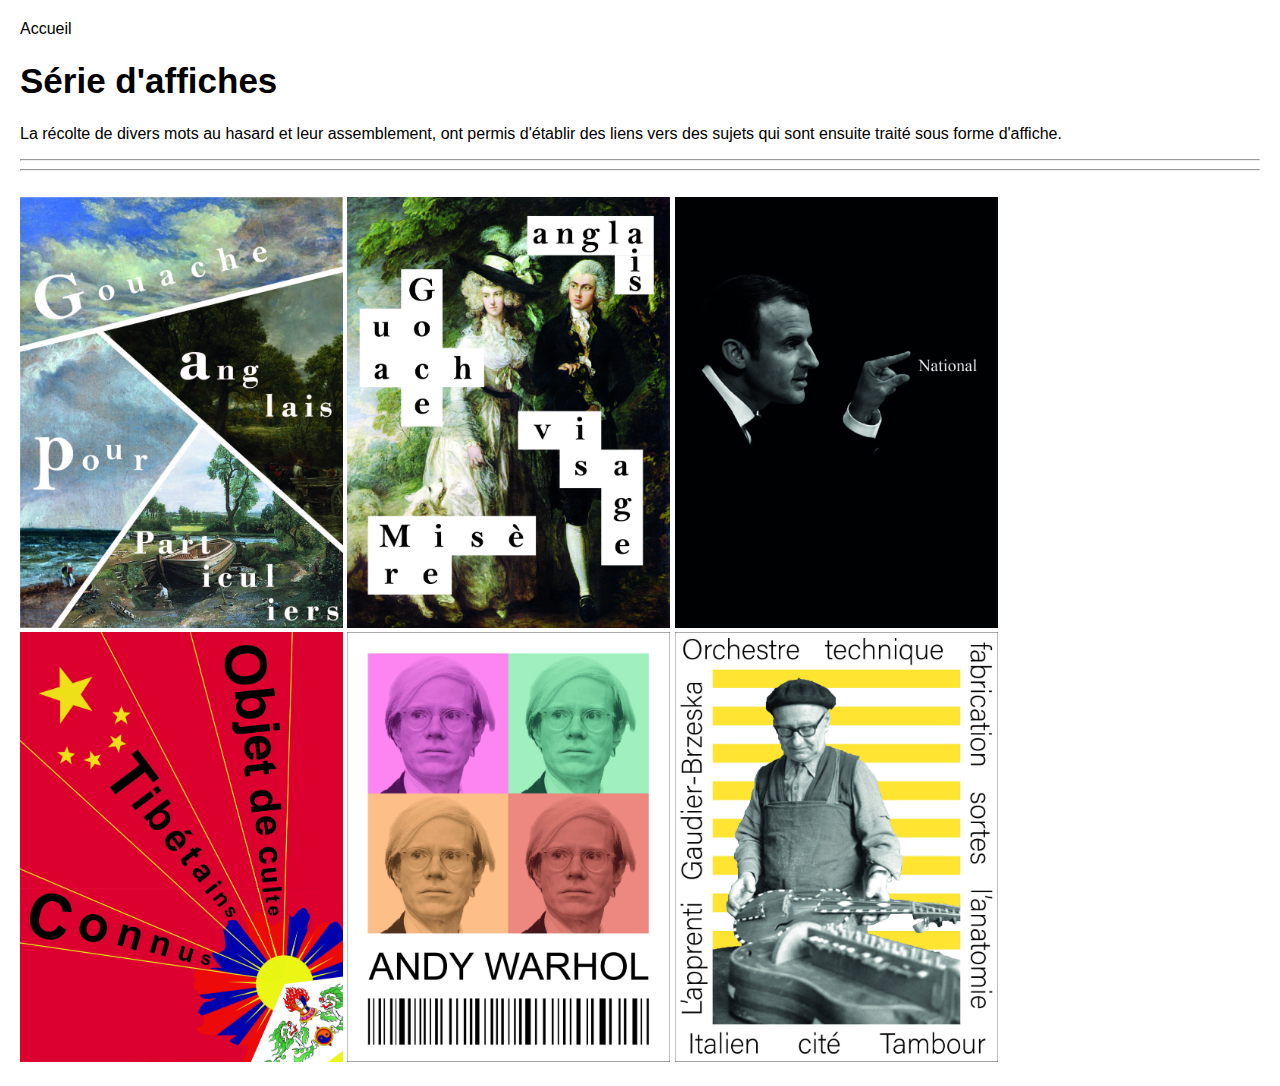
<file: Affiches.html>
<!DOCTYPE html>
<html lang="fr">
<head>
    <meta charset="UTF-8">
    <meta http-equiv="X-UA-Compatible" content="IE=edge">
    <meta name="viewport" content="width=device-width, initial-scale=1.0">
    <title>Affiches</title>
    <link rel="stylesheet" href="style.css">
</head>
<body>
 
<a class="accueil" href="index.html">Accueil</a>
<h1>Série d'affiches</h1>
<p>La récolte de divers mots au hasard et leur assemblement, ont permis d'établir des liens vers des sujets qui sont ensuite traité sous forme d'affiche.</p>
<hr> <hr> <br>

<div class="grid">
    <img src="img/Affiches/affiche-a.jpg" alt="" width="323"></a>
    <img src="img/Affiches/affiche-b.jpg" alt="" width="323"></a>
    <img src="img/Affiches/affiche-c.jpg" alt="" width="323"></a>
    <img src="img/Affiches/affiche-d.jpg" alt="" width="323"></a>
    <img src="img/Affiches/affiche-e.jpg" alt="" width="323"></a>
    <img src="img/Affiches/affiche-f.jpg" alt="" width="323"></a>
</div>

</body>
</html>
</file>
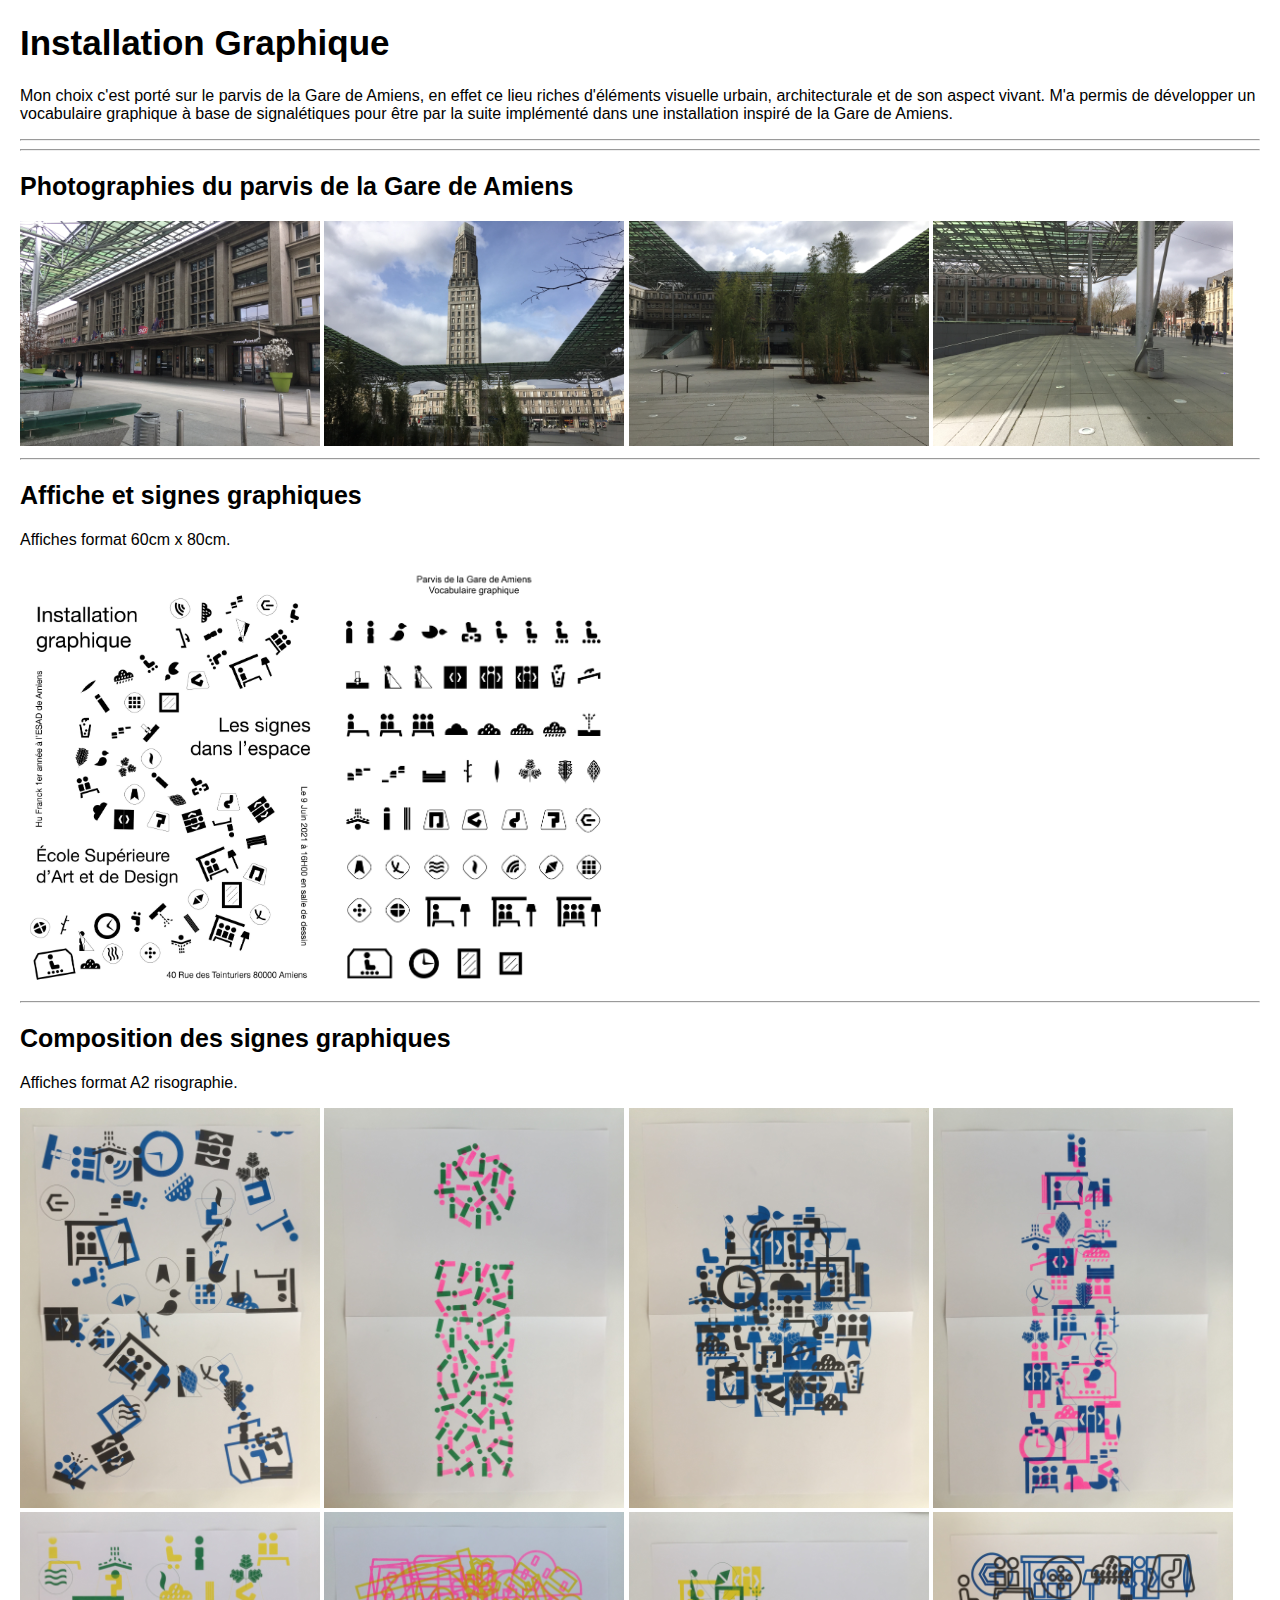
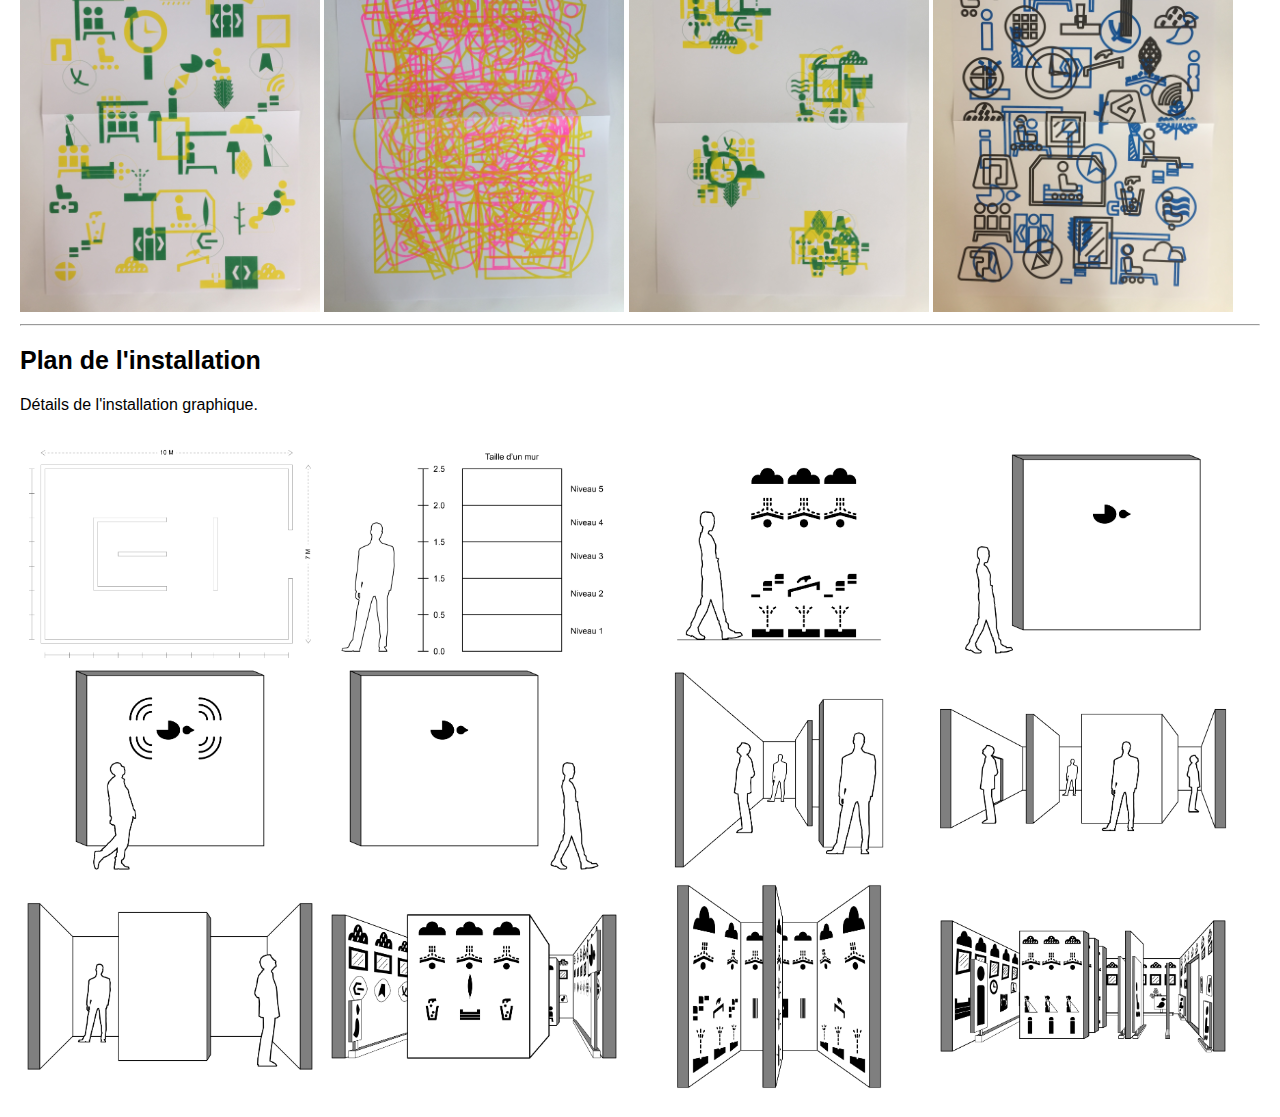
<file: Installation Graphique.html>
<!DOCTYPE html>
<html lang="fr">
<head>
    <meta charset="UTF-8">
    <meta http-equiv="X-UA-Compatible" content="IE=edge">
    <meta name="viewport" content="width=device-width, initial-scale=1.0">
    <title>Installation Graphique</title>
    <link rel="stylesheet" href="style.css">
</head>
<body>

    <h1>Installation Graphique</h1>
    <p>Mon choix c'est porté sur le parvis de la Gare de Amiens, en effet ce lieu riches d'éléments visuelle urbain, architecturale et de son aspect vivant. M'a permis de développer un vocabulaire graphique à base de signalétiques pour être par la suite implémenté dans une installation inspiré de la Gare de Amiens.
    </h3>
<hr> <hr>

<h2>Photographies du parvis de la Gare de Amiens</h2>

<img src="img/Installation-Graphique/lieux-a.jpg" alt="" width="300">
<img src="img/Installation-Graphique/lieux-b.jpg" alt="" width="300">
<img src="img/Installation-Graphique/lieux-c.jpg" alt="" width="300">
<img src="img/Installation-Graphique/lieux-d.jpg" alt="" width="300">
<hr> 

<h2>Affiche et signes graphiques</h2>
<p>Affiches format 60cm x 80cm.</p>
<img src="img/Installation-Graphique/Affiche-exposition.jpg" alt="" width="300">
<img src="img/Installation-Graphique/Signalétique.jpg" alt="" width="300">
<hr> 

<h2>Composition des signes graphiques</h2>
<p>Affiches format A2 risographie.</p>
<img src="img/Installation-Graphique/Affiche1.jpg" alt="" width="300">
<img src="img/Installation-Graphique/Affiche2.jpg" alt="" width="300">
<img src="img/Installation-Graphique/Affiche3.jpg" alt="" width="300">
<img src="img/Installation-Graphique/Affiche4.jpg" alt="" width="300">
<img src="img/Installation-Graphique/Affiche5.jpg" alt="" width="300">
<img src="img/Installation-Graphique/Affiche6.jpg" alt="" width="300">
<img src="img/Installation-Graphique/Affiche7.jpg" alt="" width="300">
<img src="img/Installation-Graphique/Affiche8.jpg" alt="" width="300">
<hr>

<h2>Plan de l'installation</h2>
<p>Détails de l'installation graphique.</p> <br>
<img src="img/Installation-Graphique/Plan1.jpg" alt="" width="300">
<img src="img/Installation-Graphique/Plan2.jpg" alt="" width="300">
<img src="img/Installation-Graphique/Plan3.jpg" alt="" width="300">

<img src="img/Installation-Graphique/Son1.jpg" alt="" width="300">
<img src="img/Installation-Graphique/Son2.jpg" alt="" width="300">
<img src="img/Installation-Graphique/Son3.jpg" alt="" width="300">

<img src="img/Installation-Graphique/Personne1.jpg" alt="" width="300">
<img src="img/Installation-Graphique/Personne2.jpg" alt="" width="300">
<img src="img/Installation-Graphique/Personne3.jpg" alt="" width="300">

<img src="img/Installation-Graphique/Murs1.jpg" alt="" width="300">
<img src="img/Installation-Graphique/Murs2.jpg" alt="" width="300">
<img src="img/Installation-Graphique/Murs3.jpg" alt="" width="300">

</body>
</html>
</file>
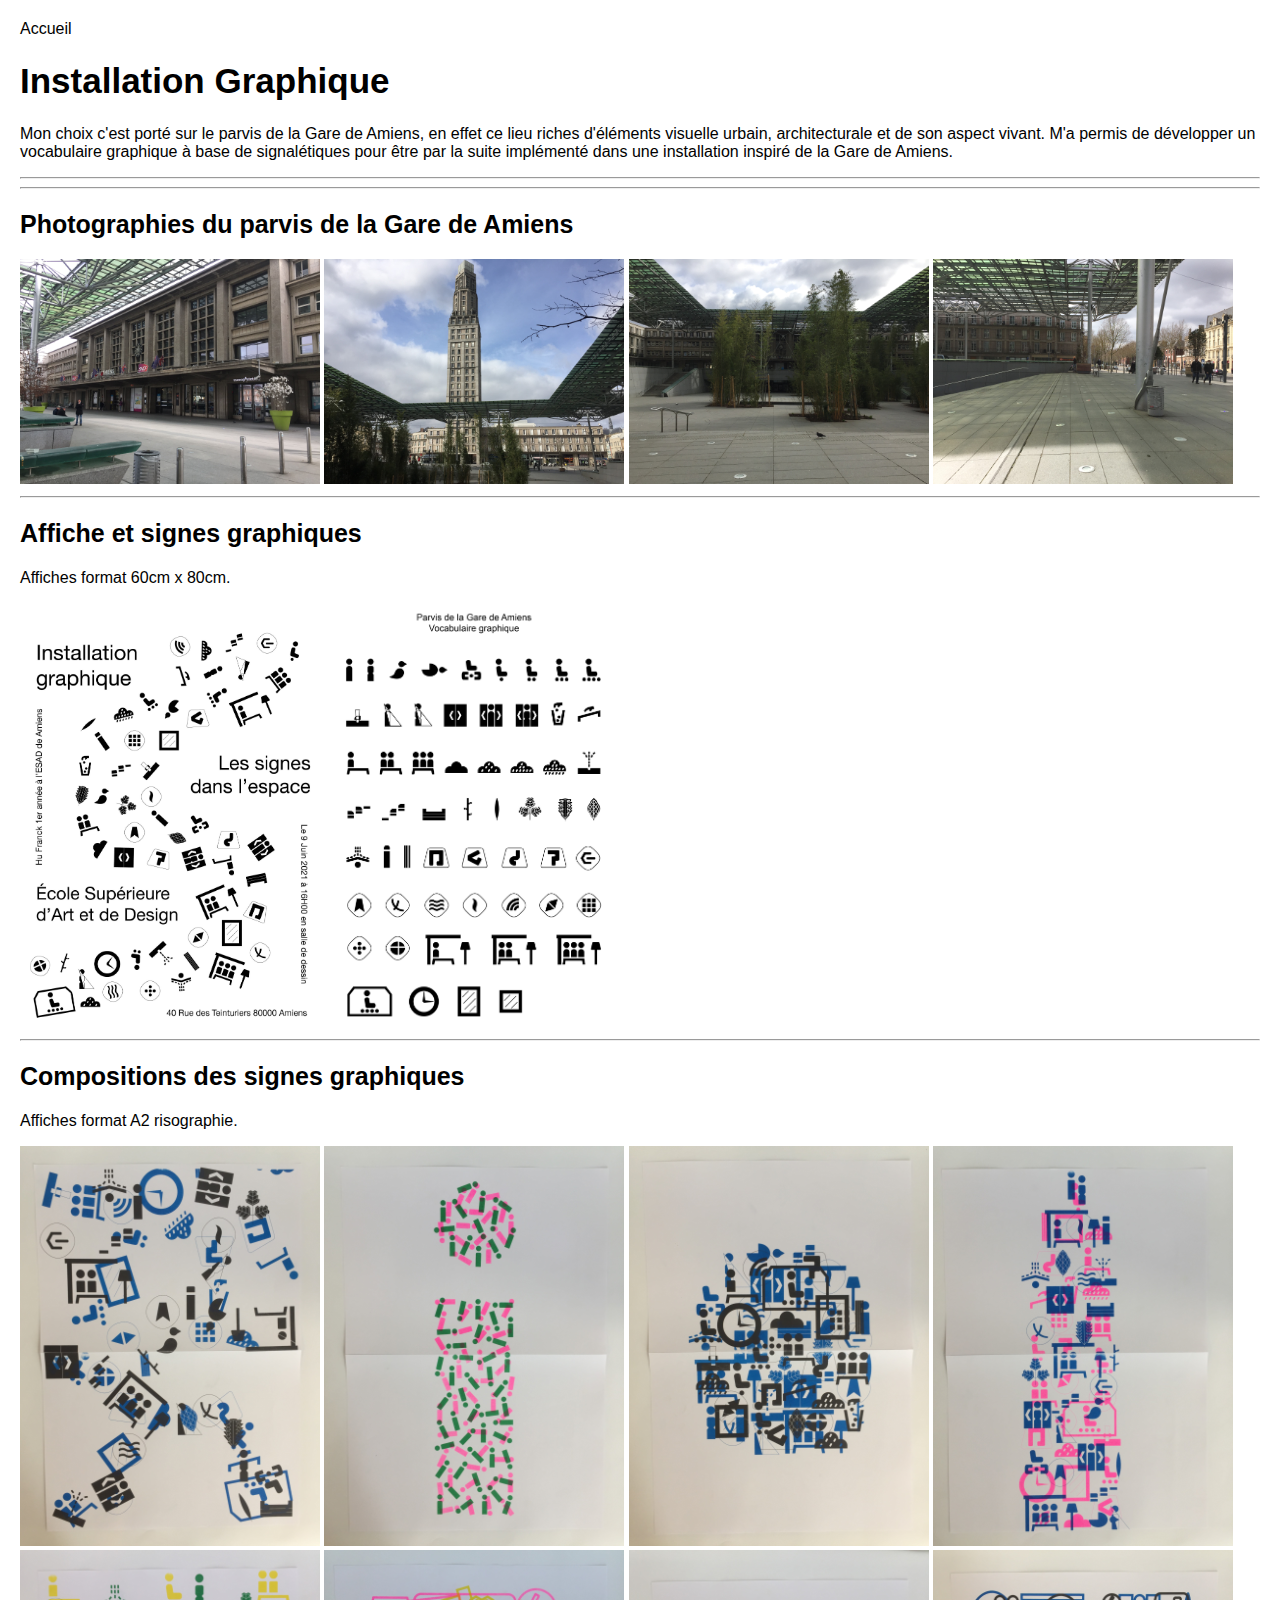
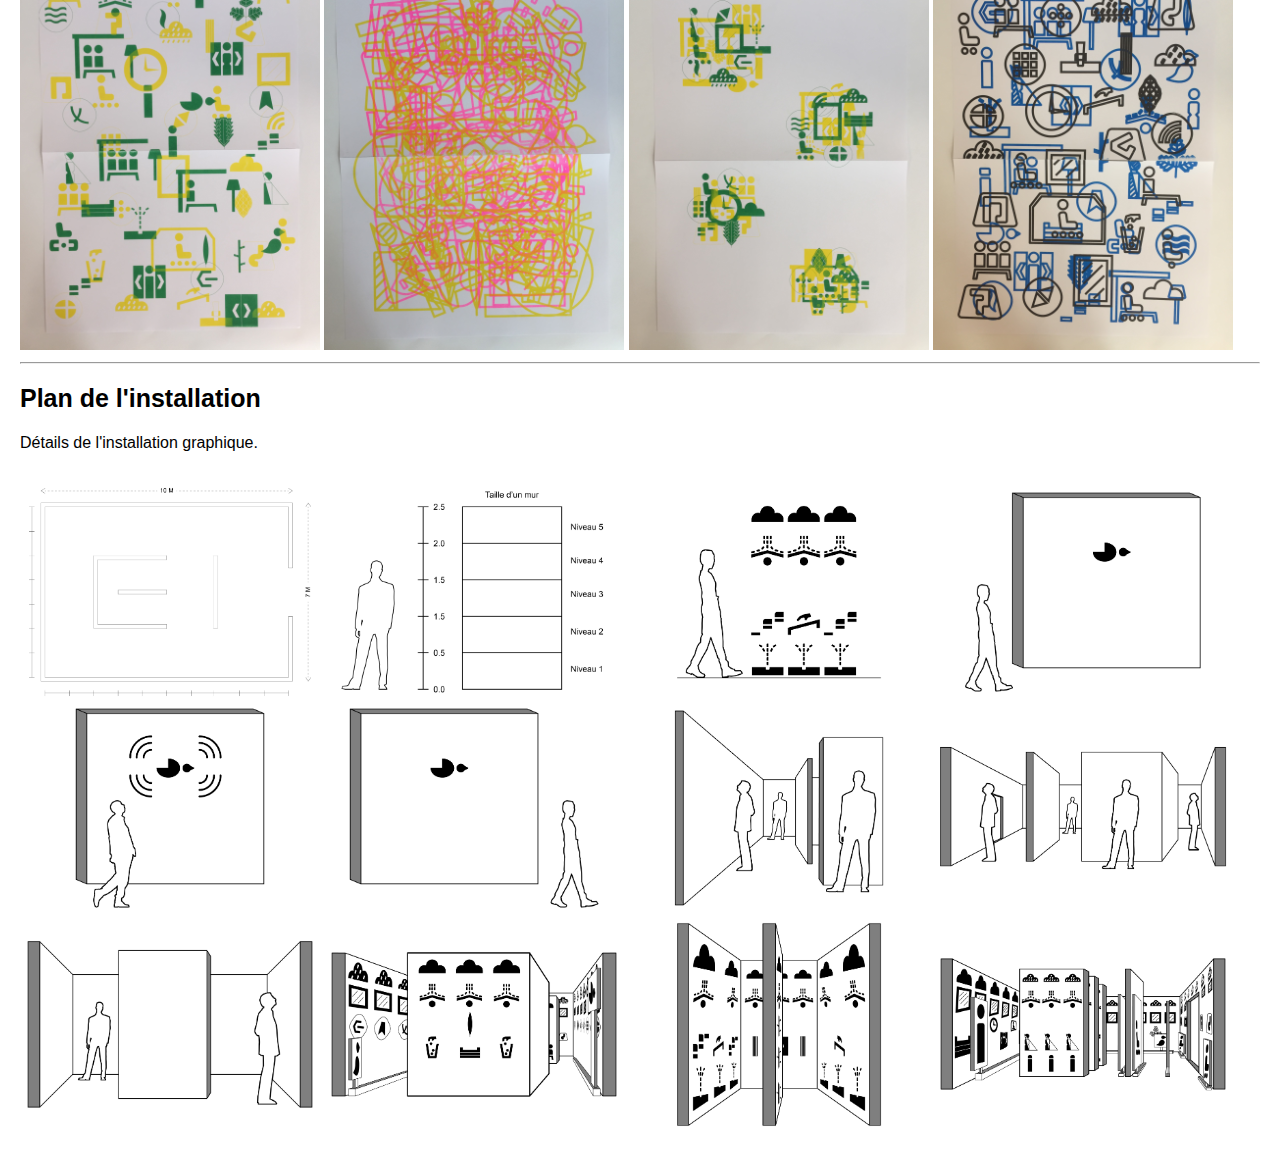
<file: Installation.html>
<!DOCTYPE html>
<html lang="fr">
<head>
    <meta charset="UTF-8">
    <meta http-equiv="X-UA-Compatible" content="IE=edge">
    <meta name="viewport" content="width=device-width, initial-scale=1.0">
    <title>Installation Graphique</title>
    <link rel="stylesheet" href="style.css">
</head>
<body>

    <a class="accueil" href="index.html">Accueil</a>
    <h1>Installation Graphique</h1>
    <p>Mon choix c'est porté sur le parvis de la Gare de Amiens, en effet ce lieu riches d'éléments visuelle urbain, architecturale et de son aspect vivant. M'a permis de développer un vocabulaire graphique à base de signalétiques pour être par la suite implémenté dans une installation inspiré de la Gare de Amiens.
    </h3>
<hr> <hr>

<h2>Photographies du parvis de la Gare de Amiens</h2>

<img src="img/Installation-Graphique/lieux-a.jpg" alt="" width="300">
<img src="img/Installation-Graphique/lieux-b.jpg" alt="" width="300">
<img src="img/Installation-Graphique/lieux-c.jpg" alt="" width="300">
<img src="img/Installation-Graphique/lieux-d.jpg" alt="" width="300">
<hr> 

<h2>Affiche et signes graphiques</h2>
<p>Affiches format 60cm x 80cm.</p>
<img src="img/Installation-Graphique/Affiche-exposition.jpg" alt="" width="300">
<img src="img/Installation-Graphique/Signalétique.jpg" alt="" width="300">
<hr> 

<h2>Compositions des signes graphiques</h2>
<p>Affiches format A2 risographie.</p>
<img src="img/Installation-Graphique/Affiche1.jpg" alt="" width="300">
<img src="img/Installation-Graphique/Affiche2.jpg" alt="" width="300">
<img src="img/Installation-Graphique/Affiche3.jpg" alt="" width="300">
<img src="img/Installation-Graphique/Affiche4.jpg" alt="" width="300">
<img src="img/Installation-Graphique/Affiche5.jpg" alt="" width="300">
<img src="img/Installation-Graphique/Affiche6.jpg" alt="" width="300">
<img src="img/Installation-Graphique/Affiche7.jpg" alt="" width="300">
<img src="img/Installation-Graphique/Affiche8.jpg" alt="" width="300">
<hr>

<h2>Plan de l'installation</h2>
<p>Détails de l'installation graphique.</p> <br>
<img src="img/Installation-Graphique/Plan1.jpg" alt="" width="300">
<img src="img/Installation-Graphique/Plan2.jpg" alt="" width="300">
<img src="img/Installation-Graphique/Plan3.jpg" alt="" width="300">

<img src="img/Installation-Graphique/Son1.jpg" alt="" width="300">
<img src="img/Installation-Graphique/Son2.jpg" alt="" width="300">
<img src="img/Installation-Graphique/Son3.jpg" alt="" width="300">

<img src="img/Installation-Graphique/Personne1.jpg" alt="" width="300">
<img src="img/Installation-Graphique/Personne2.jpg" alt="" width="300">
<img src="img/Installation-Graphique/Personne3.jpg" alt="" width="300">

<img src="img/Installation-Graphique/Murs1.jpg" alt="" width="300">
<img src="img/Installation-Graphique/Murs2.jpg" alt="" width="300">
<img src="img/Installation-Graphique/Murs3.jpg" alt="" width="300">

</body>
</html>
</file>
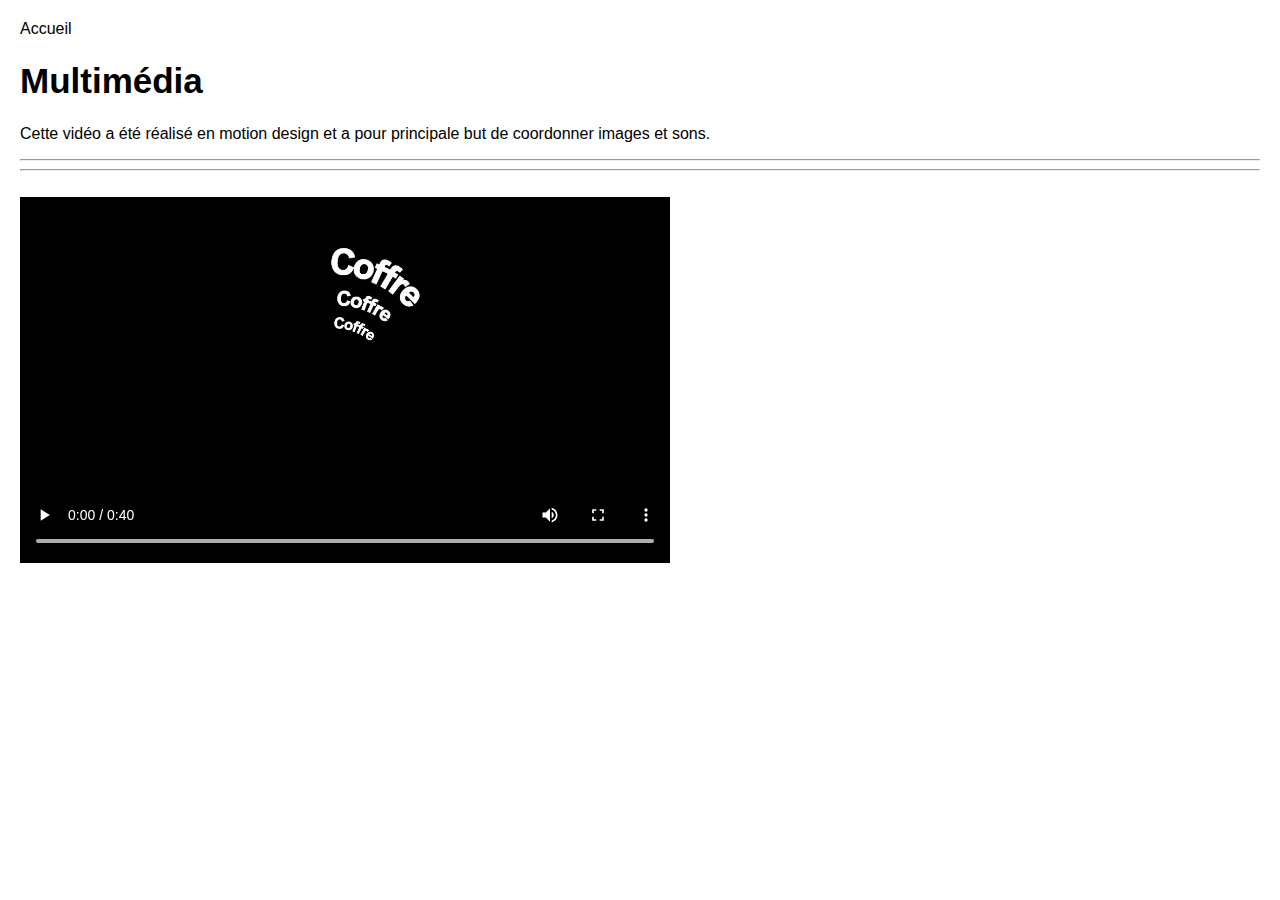
<file: Multimédia.html>
<!DOCTYPE html>
<html lang="fr">
<head>
    <meta charset="UTF-8">
    <meta http-equiv="X-UA-Compatible" content="IE=edge">
    <meta name="viewport" content="width=device-width, initial-scale=1.0">
    <title>Multimédia</title>
    <link rel="stylesheet" href="style.css">
</head>
<body>
    <a class="accueil" href="index.html">Accueil</a>
    <h1>Multimédia</h1>
    <p>Cette vidéo a été réalisé en motion design et a pour principale but de coordonner images et sons.</p>

<hr> <hr> <br>

<video controls="controls"  src="Multimedia1.mp4" width="650">
</video>
    
</body>
</html>
</file>
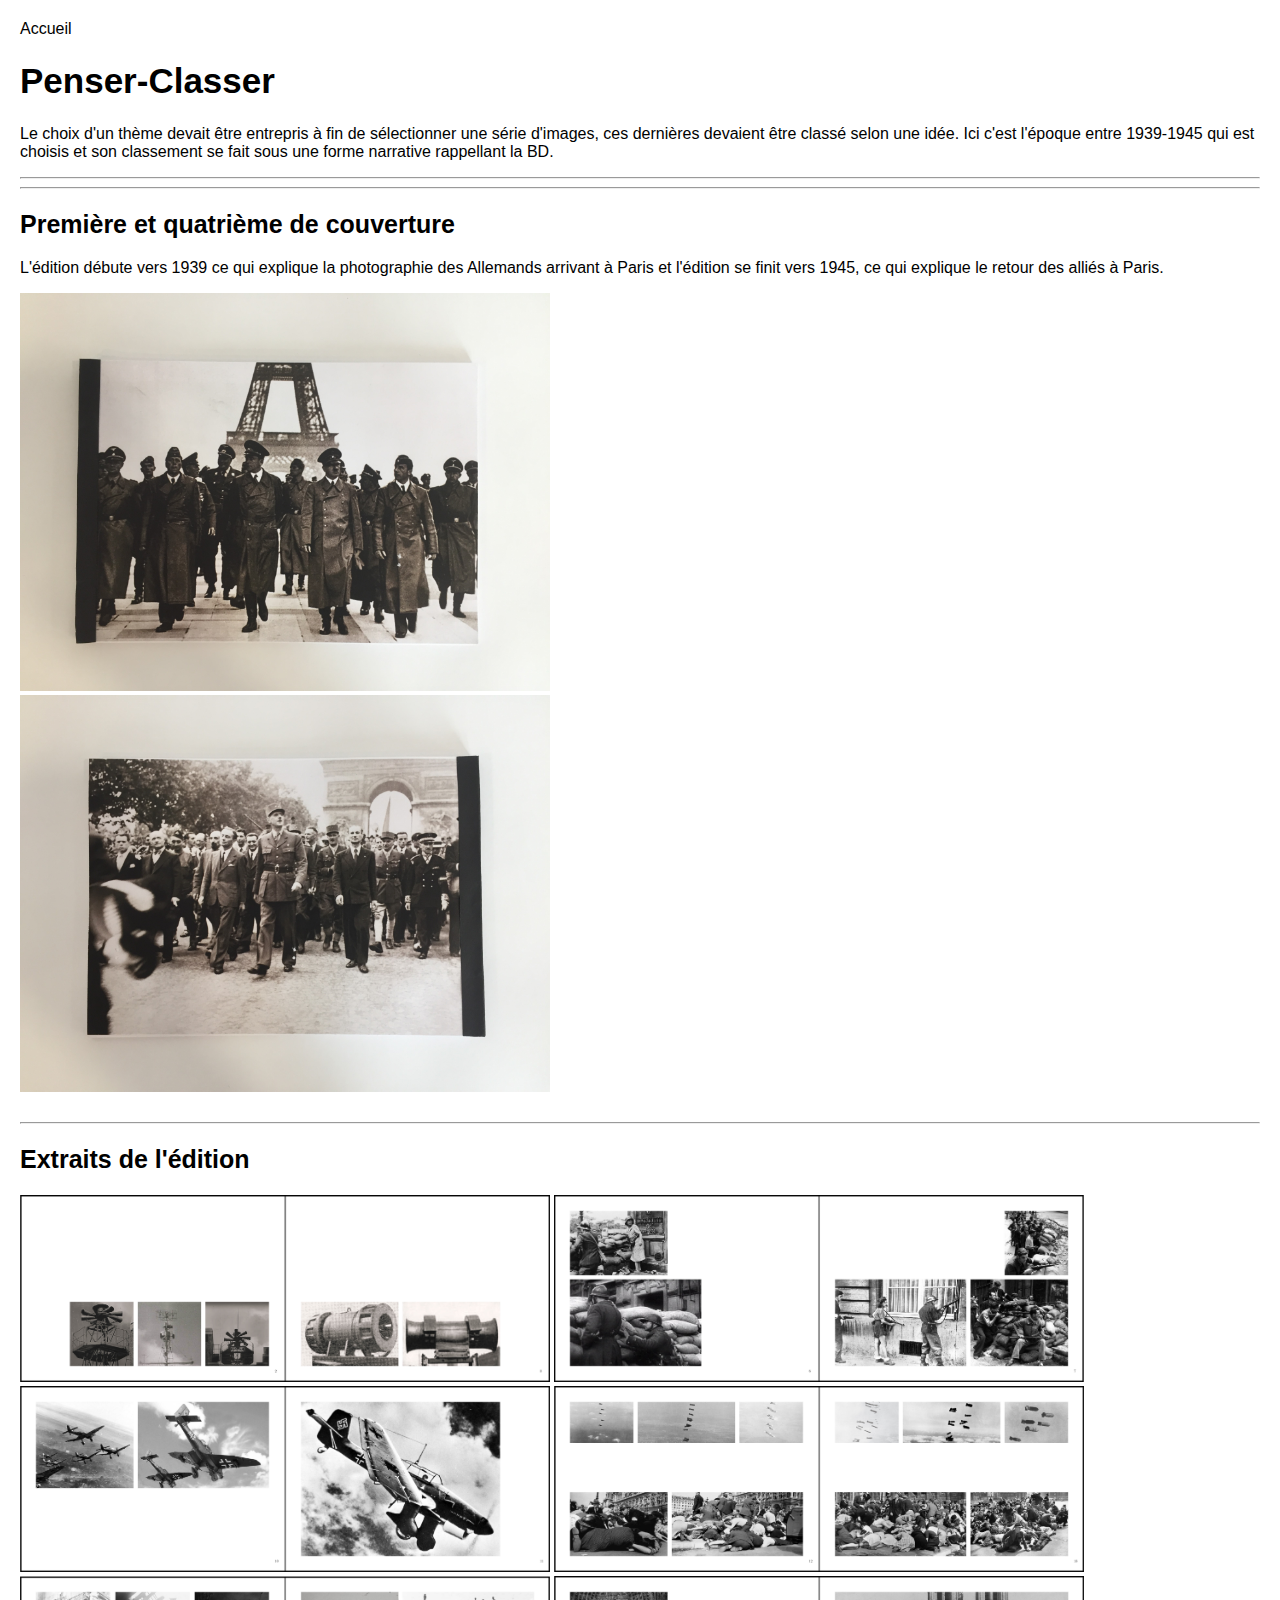
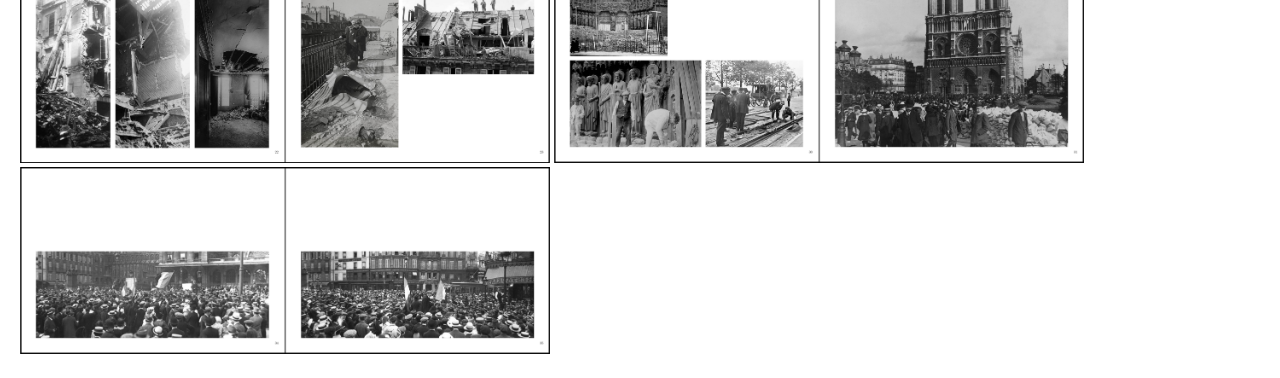
<file: Penser-Classer.html>
<!DOCTYPE html>
<html lang="fr">
<head>
    <meta charset="UTF-8">
    <meta http-equiv="X-UA-Compatible" content="IE=edge">
    <meta name="viewport" content="width=device-width, initial-scale=1.0">
    <title>Penser-Classer</title>
    <link rel="stylesheet" href="style.css">
</head>
<body>
    
    <a class="accueil" href="index.html">Accueil</a>
    <h1>Penser-Classer</h1>
    <p>Le choix d'un thème devait être entrepris à fin de sélectionner une série d'images, ces dernières devaient être classé selon une idée. Ici c'est l'époque entre 1939-1945 qui est choisis et son classement se fait sous une forme narrative rappellant la BD.</p>
    <hr> <hr>

    <h2>Première et quatrième de couverture</h2>
    <p>L'édition débute vers 1939 ce qui explique la photographie des Allemands arrivant à Paris et l'édition se finit vers 1945, ce qui explique le retour des alliés à Paris.</p>

<div class="grid">
    <img src="img/Penser Classer/Classer8.jpg" alt="" width="530"> <br>
    <img src="img/Penser Classer/Classer9.jpg" alt="" width="530"> <br>
</div>

<br>
<hr>
<h2>Extraits de l'édition</h2>

<div>
    <img src="img/Penser Classer/Classer1.jpg" alt="" width="530">
    <img src="img/Penser Classer/Classer2.jpg" alt="" width="530">
    <img src="img/Penser Classer/Classer3.jpg" alt="" width="530">
    <img src="img/Penser Classer/Classer4.jpg" alt="" width="530">
    <img src="img/Penser Classer/Classer5.jpg" alt="" width="530">
    <img src="img/Penser Classer/Classer6.jpg" alt="" width="530">
    <img src="img/Penser Classer/Classer7.jpg" alt="" width="530">
</div>

</body>
</html>
</file>
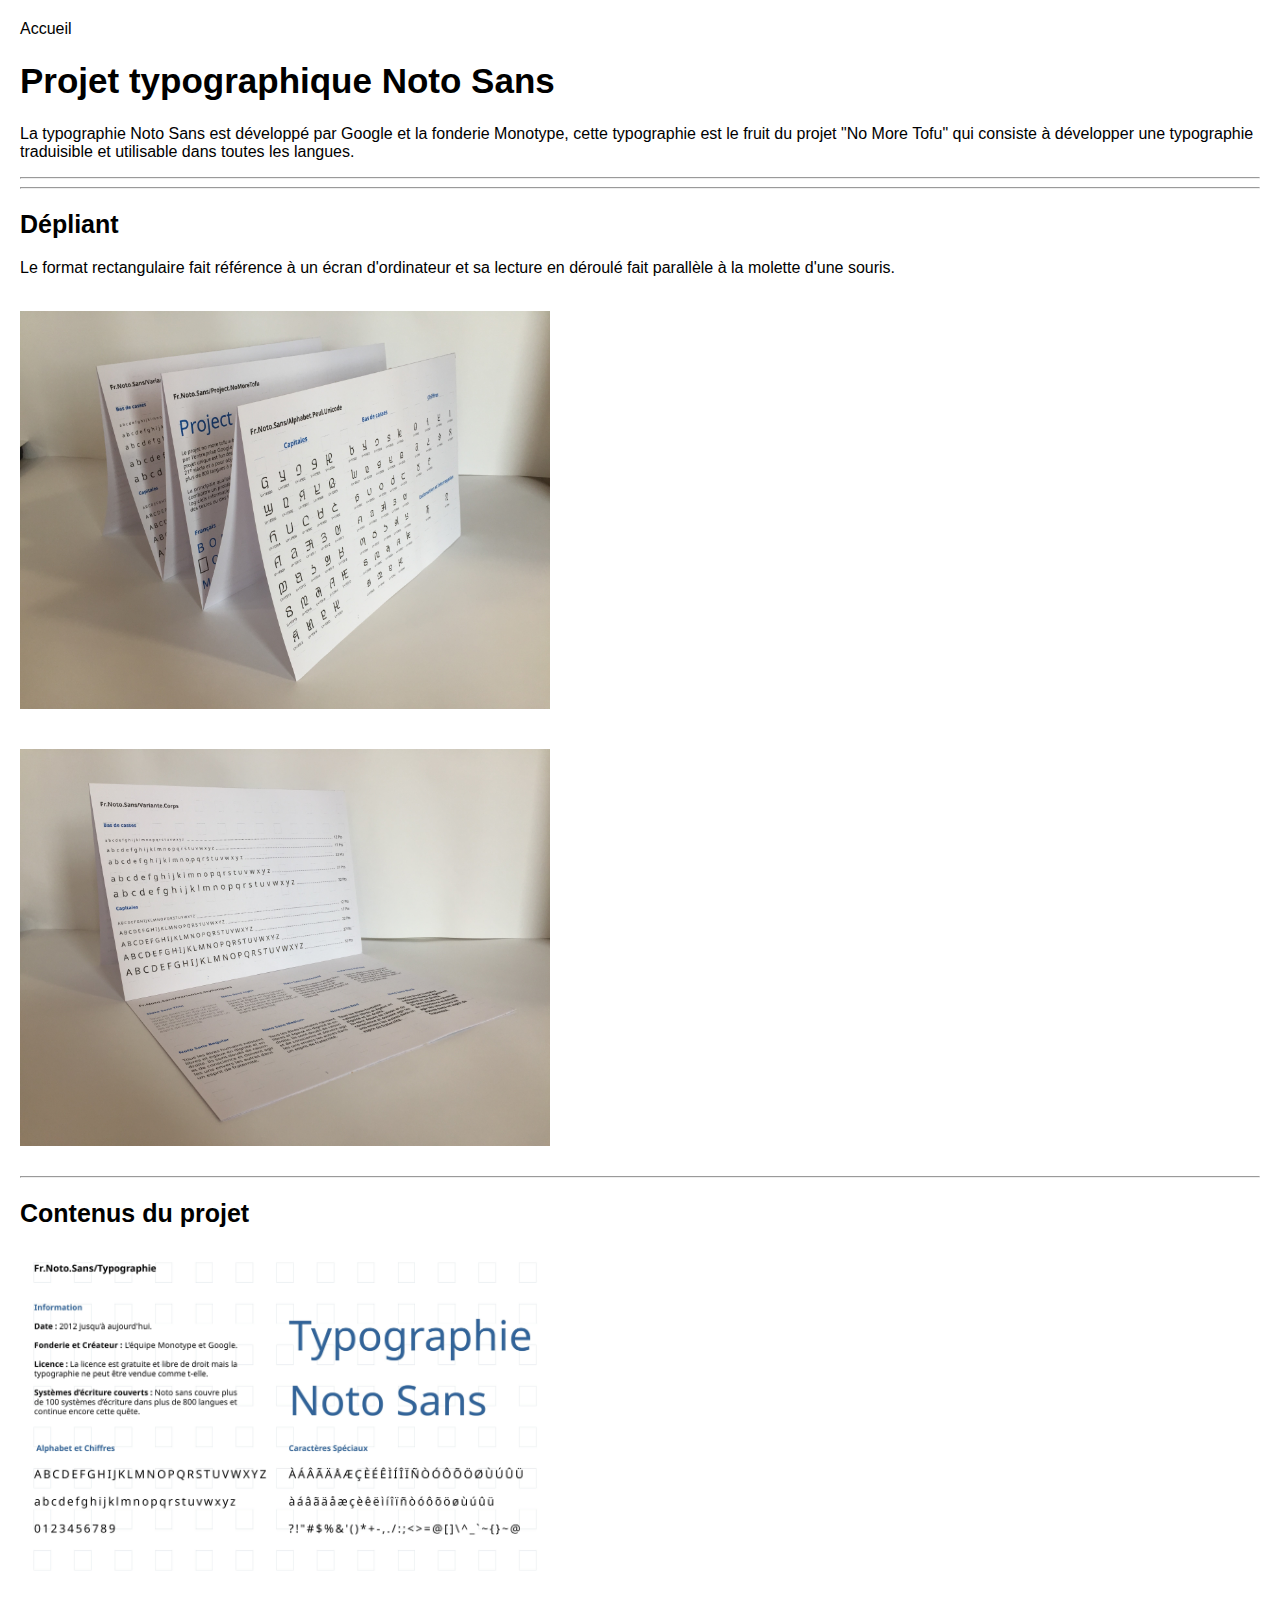
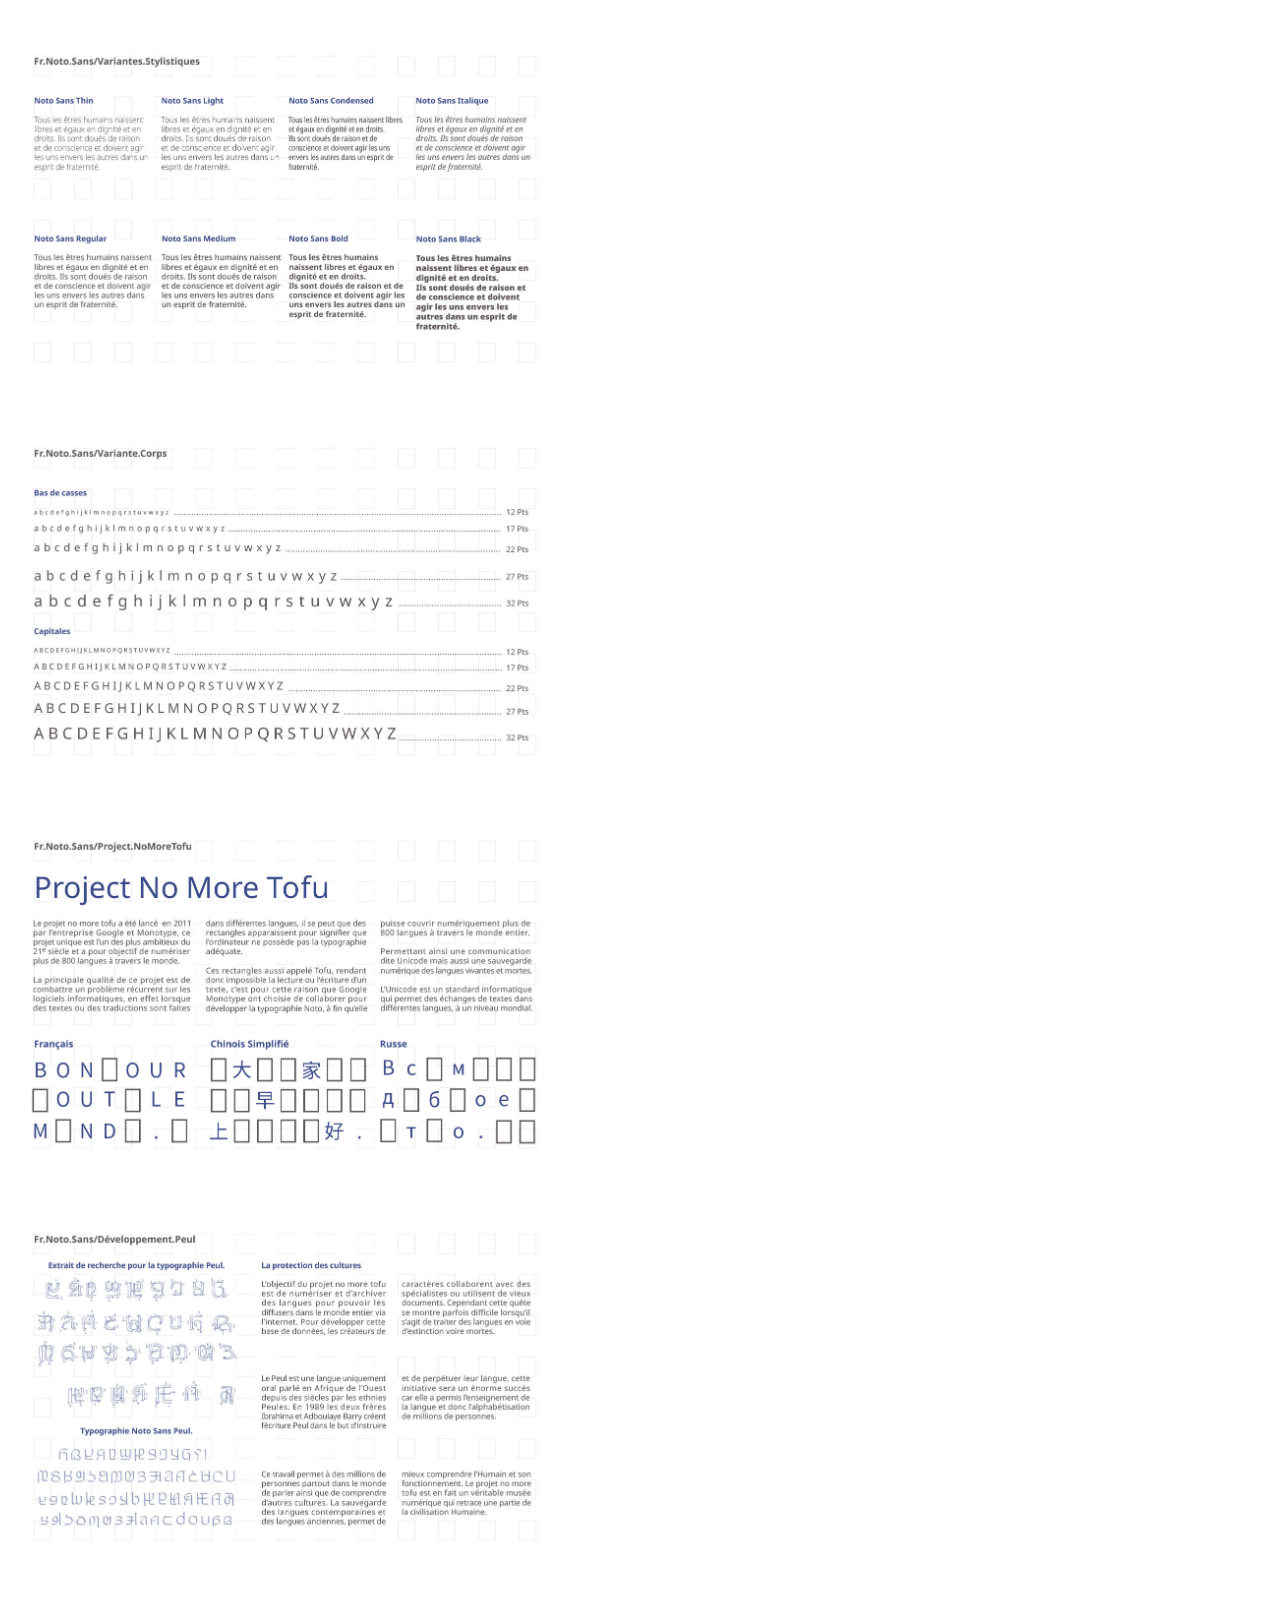
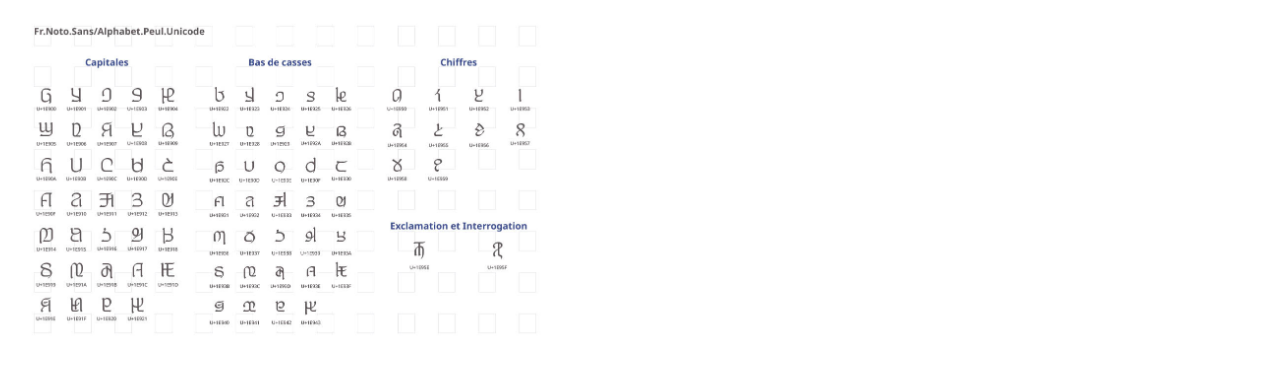
<file: Typographie Noto Sans.html>
<!DOCTYPE html>
<html lang="fr">
<head>
    <meta charset="UTF-8">
    <meta http-equiv="X-UA-Compatible" content="IE=edge">
    <meta name="viewport" content="width=device-width, initial-scale=1.0">
    <title>Projet Noto Sans</title>
</head>
<link rel="stylesheet" href="style.css">

<body>
    <a class="accueil" href="index.html">Accueil</a>
    <h1>Projet typographique Noto Sans</h1>
    <p>La typographie Noto Sans est développé par Google et la fonderie Monotype, cette typographie est le fruit du projet "No More Tofu" qui consiste à développer une typographie traduisible et utilisable dans toutes les langues. </p>
<hr> <hr>

<h2>Dépliant </h2>
<p>Le format rectangulaire fait référence à un écran d'ordinateur et sa lecture en déroulé fait parallèle à la molette d'une souris.</p>
<br>

<div class="grid"><img src="img/Noto Sans/noto-sans-g.jpg" alt="" width="530"></div>
<br> <br>
<div><img src="img/Noto Sans/noto-sans-h.jpg" alt="" width="530"></div>
<br> <hr>

<h2>Contenus du projet</h2>

<div><img src="img/Noto Sans/noto-sans-a.jpg" alt="" width="530"></div>
<br> <br> <br>
<div><img src="img/Noto Sans/noto-sans-b.jpg" alt="" width="530"></div>
<br> <br> <br>
<div><img src="img/Noto Sans/noto-sans-c.jpg" alt="" width="530"></div>
<br> <br> <br>
<div><img src="img/Noto Sans/noto-sans-d.jpg" alt="" width="530"></div>
<br> <br> <br>
<div><img src="img/Noto Sans/noto-sans-e.jpg" alt="" width="530"></div>
<br> <br> <br>
<div><img src="img/Noto Sans/noto-sans-f.jpg" alt="" width="530"></div>

</body>
</html>
</file>
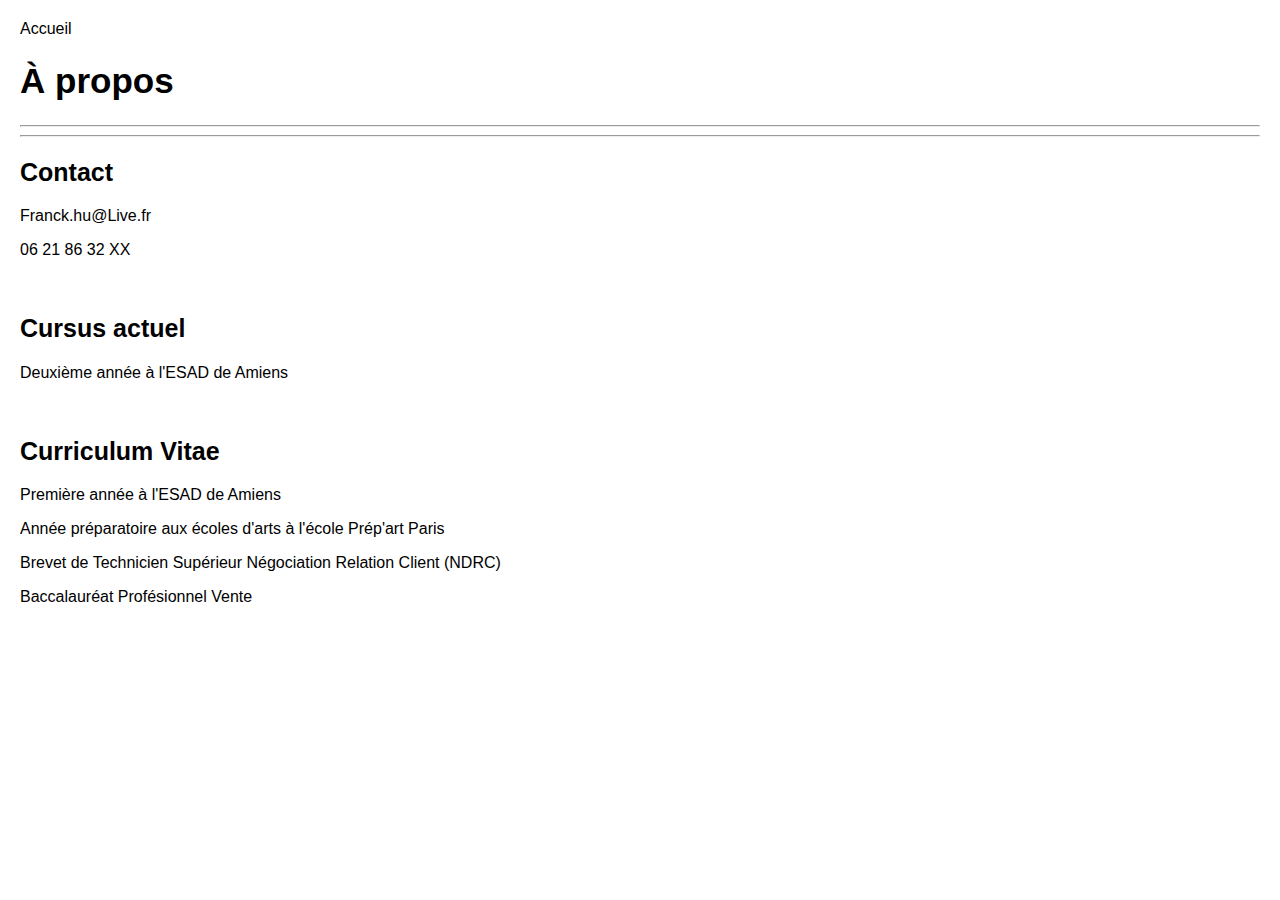
<file: À propos.html>
<!DOCTYPE html>
<html lang="fr">
<head>
    <meta charset="UTF-8">
    <meta http-equiv="X-UA-Compatible" content="IE=edge">
    <meta name="viewport" content="width=device-width, initial-scale=1.0">
    <title>À propos</title>
    <link rel="stylesheet" href="style.css">
</head>
<body>

    <a href="index.html">Accueil</a>
    <h1>À propos</h1>
    <hr> <hr>

    <h2>Contact</h2>
    <p>Franck.hu@Live.fr</p>
    <p>06 21 86 32 XX </p> <br>

    <h2>Cursus actuel</h2>
    <p>Deuxième année à l'ESAD de Amiens</p> <br>

    <h2>Curriculum Vitae</h2>

    <p>Première année à l'ESAD de Amiens</p>
    <p>Année préparatoire aux écoles d'arts à l'école Prép'art Paris</p>
    <p>Brevet de Technicien Supérieur Négociation Relation Client (NDRC)</p>
    <p>Baccalauréat Profésionnel Vente</p>
</body>
</html>
</file>
<file: style.css>
/*
Selecteur[s]{
    propriété : valeur ;
{
*/

body { 
    margin: 20px;
    font-family: Arial, Helvetica, sans-serif;
}

h1 {
  padding: 0px;
  background : white color; 
  font-size: 35px;
  font-family: Arial, Helvetica, sans-serif;
  display: block;
  text-align: :left;
}

h2 {
    font-family: Arial, Helvetica, sans-serif;
    font-size: 25px;
    text-align: left;
    padding: 0px;
    display: grid;
}

h3 {
    font-family: Arial, Helvetica, sans-serif;
    font-size: 16px;
    text-align : left;
    padding: 0px;
}

.index {
    display: grid;
    grid-template-columns: 1fr 1fr;
    grid-template-rows: 1fr 1fr;
    grid-column-gap: 50px;
}

a:link {
    color: black;
    text-decoration: none;
}

a:active{
    text-decoration: none;
}

.item{
    display: grid;
    grid-template-columns: repeat(2,1fr);
    gap:24px;
    margin-bottom: 30px;
    color: black;
}

.A-propos {
    color: black;
}

.accueil {
    color: black;
}

.affiches {
    display: grid;
    grid-template-columns: 1fr;
    grid-template-rows: 1fr;
    grid-column-gap: 30px;
}

.photographies {
    display: grid;
    grid-template-columns: 1fr 1fr 1fr;
    grid-template-rows: 1fr 1fr 1fr;
    grid-column-gap: 30px;
}

.Penser-Classer {
    display: grid;
    grid-template-columns: 1fr 1fr 1fr;
    grid-template-rows: 1fr 1fr 1fr;
    grid-column-gap: 30px;
}

.coffret {
    display: grid;
    grid-template-columns: 1fr 1fr 1fr;
    grid-template-rows: 1fr 1fr 1fr;
    grid-column-gap: 30px;
}

.installation {
    display: grid;
    grid-template-columns: 1fr 1fr 1fr;
    grid-template-rows: 1fr 1fr 1fr;
    grid-column-gap: 30px;
}

.multimédia{
    display: grid;
    grid-template-columns: 1fr 1fr 1fr;
    grid-template-rows: 1fr 1fr 1fr;
    grid-column-gap: 30px;

.grid {
    display: grid;
    grid-template-columns: 1fr 1fr;
    grid-template-rows: 1fr 1fr;
    grid-column-gap: 30px;
}
</file>
